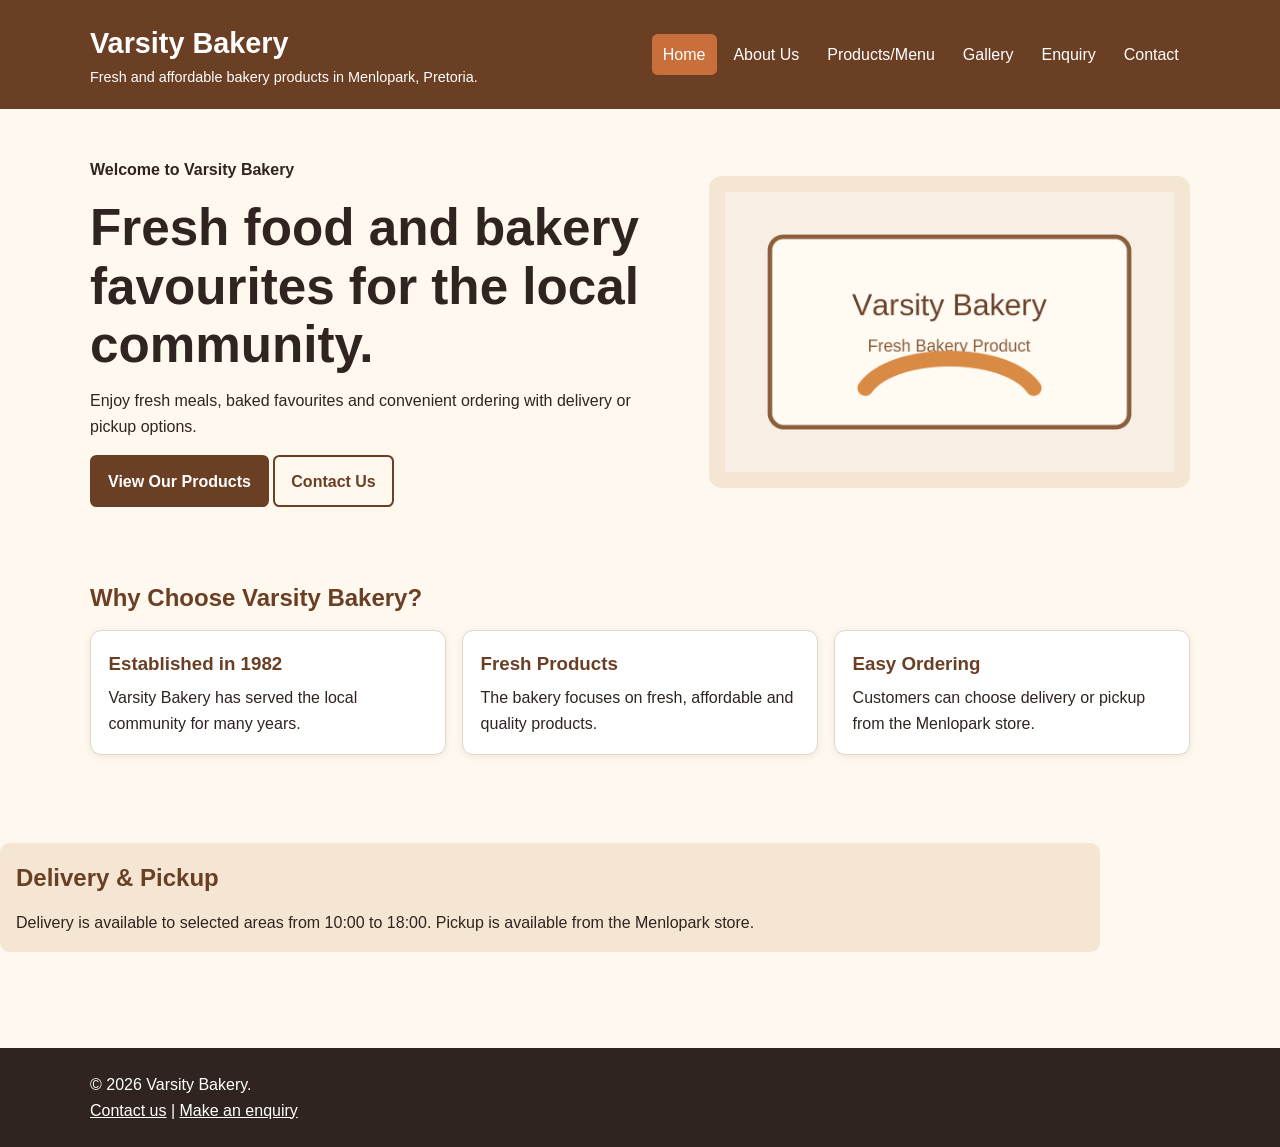
<file: index.html>
<!DOCTYPE html>
<html lang="en">
	 <head>
			<meta charset="UTF-8">
			<meta name="viewport" content="width=device-width, initial-scale=1.0">
			<meta name="description" content="Fresh and affordable bakery products, meals and ordering information from Varsity Bakery in Menlopark, Pretoria.">
			<meta name="keywords" content="Varsity Bakery, Menlopark bakery, bakery Pretoria, fresh bread, artisanal baked goods, Pretoria takeaway">
			<title>Varsity Bakery | Home</title>
			<link rel="stylesheet" href="css/style.css">
	 <link rel="canonical" href="https://varsity-bakery.netlify.app/">
</head>
	 <body><a class="skip-link" href="#main">Skip to content</a>
			<header class="site-header">
				 <div class="container header-inner">
						<div>
							 <a class="logo" href="index.html">Varsity Bakery</a>
							 <p class="tagline">Fresh and affordable bakery products in Menlopark, Pretoria.</p>
						</div>
						<nav aria-label="Main navigation">
							 <ul>
									<li><a aria-current="page" class="active" href="index.html">Home</a></li>
									<li><a class="" href="about.html">About Us</a></li>
									<li><a class="" href="products.html">Products/Menu</a></li>
									<li><a class="" href="gallery.html">Gallery</a></li>
									<li><a class="" href="enquiry.html">Enquiry</a></li>
									<li><a class="" href="contact.html">Contact</a></li>
							 </ul>
						</nav>
				 </div>
			</header>
				 <main id="main">
						<div class="container hero">
							 <div>
									<p><strong>Welcome to Varsity Bakery</strong></p>
									<h1>Fresh food and bakery favourites for the local community.</h1>
									<p>Enjoy fresh meals, baked favourites and convenient ordering with delivery or pickup options.</p>
									<a class="btn" href="products.html">View Our Products</a> <a class="btn secondary" href="contact.html">Contact Us</a>
							 </div>
							 <div class="hero-image"><picture>
										 <source media="(max-width: 600px)" srcset="images/bakery-bread-480.png">
												<source media="(min-width: 601px)" srcset="images/bakery-bread-960.png">
													 <img src="images/bakery-bread-960.png" srcset="images/bakery-bread-480.png 480w, images/bakery-bread-960.png 960w" sizes="(max-width: 600px) 92vw, 45vw" alt="Freshly baked artisanal bread loaf from Varsity Bakery in Menlopark, Pretoria" width="960" height="600" fetchpriority="high" decoding="async">
									</picture>
							 </div>
						</div>
									<section class="section"><div class="container">
												<h2>Why Choose Varsity Bakery?</h2>
												<div class="cards"><article class="card">
															<h3>Established in 1982</h3>
															<p>Varsity Bakery has served the local community for many years.</p>
													 </article>
													 <article class="card">
															<h3>Fresh Products</h3>
															<p>The bakery focuses on fresh, affordable and quality products.</p>
													 </article>
													 <article class="card">
															<h3>Easy Ordering</h3>
															<p>Customers can choose delivery or pickup from the Menlopark store.</p>
													 </article>
												</div>
										 </div>
									</section>
									<section class="section">
										 <div class="container notice">
												<h2>Delivery & Pickup</h2>
												<p>Delivery is available to selected areas from 10:00 to 18:00. Pickup is available from the Menlopark store.</p>
										 </div>
									</section>
				 </main>
				 <footer class="site-footer">
						<div class="container">
							 <p>&copy; 2026 Varsity Bakery.</p>
							 <p><a href="contact.html">Contact us</a> | <a href="enquiry.html">Make an enquiry</a></p>
						</div>
				 </footer>
				 <script defer src="js/script.js"></script>
	 </body>
</html>
</file>
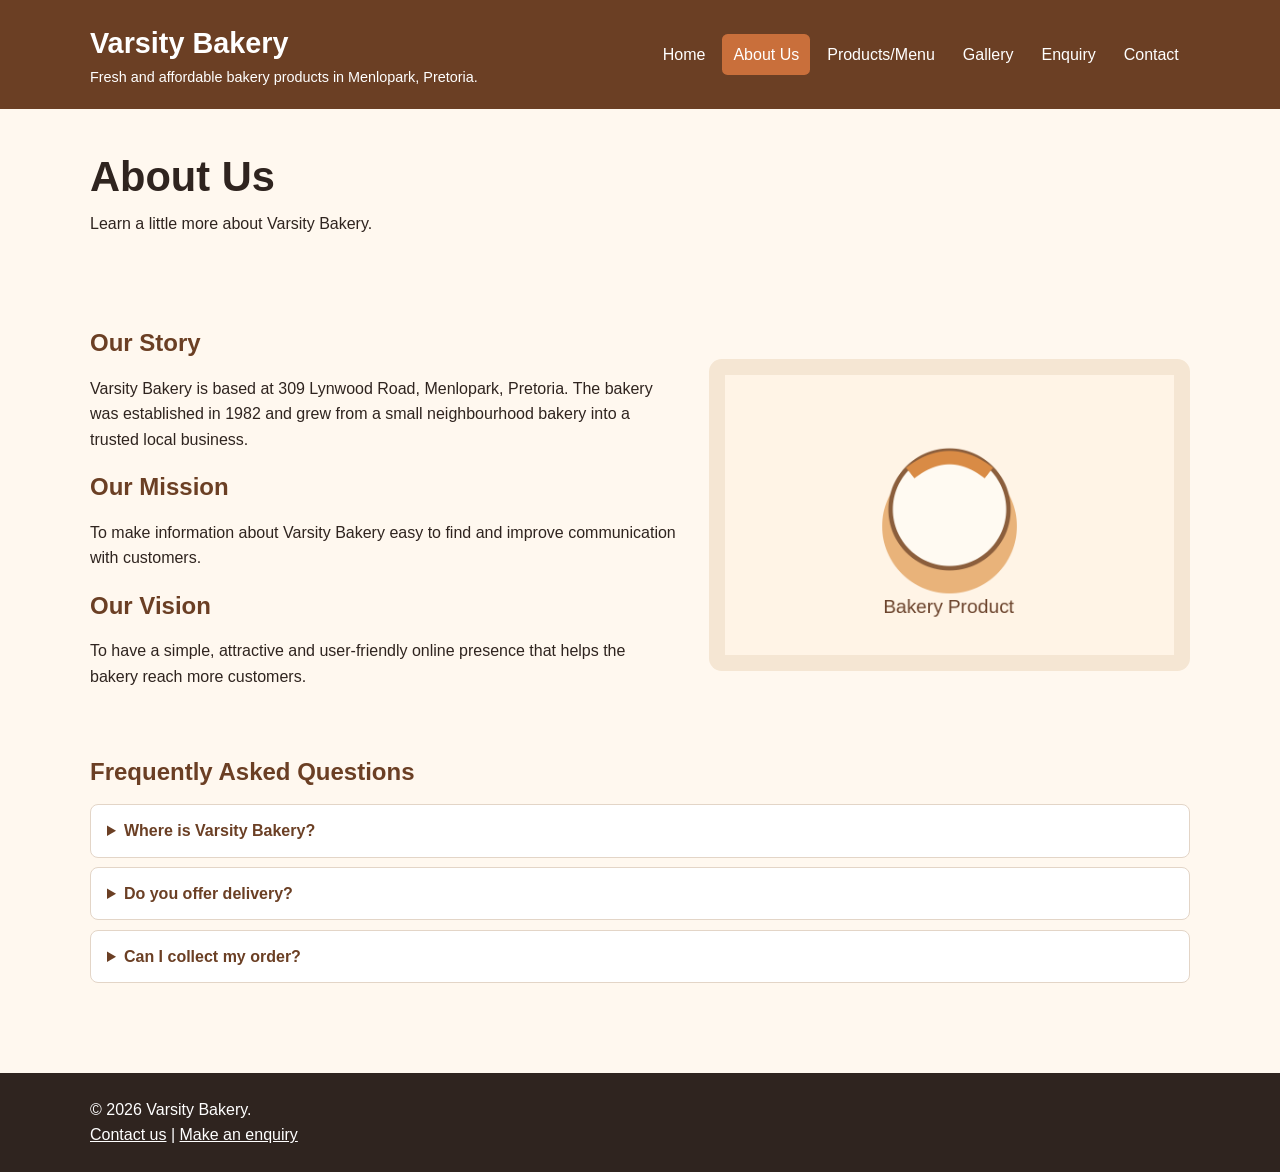
<file: about.html>
<!DOCTYPE html>
<html lang="en"><head><meta charset="UTF-8">
			<meta name="viewport" content="width=device-width, initial-scale=1.0">
			<meta name="description" content="Learn about Varsity Bakery, its history, mission, vision and service information.">
			<meta name="keywords" content="About Varsity Bakery, Menlopark history, Pretoria bakery since 1982, Lynwood Road bakery, local bakery mission">
			<title>Varsity Bakery | About Us</title>
			<link rel="stylesheet" href="css/style.css">
	 <link rel="canonical" href="https://varsity-bakery.netlify.app/about">
</head>
	 <body><a class="skip-link" href="#main">Skip to content</a>
			<header class="site-header"><div class="container header-inner">
						<div><a class="logo" href="index.html">Varsity Bakery</a><p class="tagline">Fresh and affordable bakery products in Menlopark, Pretoria.</p></div><nav aria-label="Main navigation"><ul>
									<li><a class="" href="index.html">Home</a></li>
									<li><a aria-current="page" class="active" href="about.html">About Us</a></li>
									<li><a class="" href="products.html">Products/Menu</a></li>
									<li><a class="" href="gallery.html">Gallery</a></li>
									<li><a class="" href="enquiry.html">Enquiry</a></li>
									<li><a class="" href="contact.html">Contact</a></li>
							 </ul></nav>
				 </div></header>
				 <main id="main"><div class="container page-title"><h1>About Us</h1><p>Learn a little more about Varsity Bakery.</p></div>
						<section class="section"><div class="container">
									<div class="hero"><div><h2>Our Story</h2><p>Varsity Bakery is based at 309 Lynwood Road, Menlopark, Pretoria. The bakery was established in 1982 and grew from a small neighbourhood bakery into a trusted local business.</p>
												<h2>Our Mission</h2><p>To make information about Varsity Bakery easy to find and improve communication with customers.</p>
												<h2>Our Vision</h2><p>To have a simple, attractive and user-friendly online presence that helps the bakery reach more customers.</p></div>
										 <div class="hero-image"><img src="images/bakery-cake-960.png" srcset="images/bakery-cake-480.png 480w, images/bakery-cake-960.png 960w" sizes="(max-width: 600px) 92vw, 45vw" alt="Handcrafted celebration cake baked fresh at Varsity Bakery Menlopark" width="960" height="600" loading="lazy" decoding="async"></div></div>
									<h2>Frequently Asked Questions</h2>
									<details><summary>Where is Varsity Bakery?</summary><p>The store is at 309 Lynwood Rd, Menlopark, Pretoria, 0081.</p></details>
									<details><summary>Do you offer delivery?</summary><p>Yes. Delivery is available to selected areas between 10:00 and 18:00.</p></details>
									<details><summary>Can I collect my order?</summary><p>Yes. Pickup is available from the Menlopark store.</p></details>
							 </div></section></main>
							 <footer class="site-footer"><div class="container"><p>&copy; 2026 Varsity Bakery.</p><p><a href="contact.html">Contact us</a> | <a href="enquiry.html">Make an enquiry</a></p></div></footer>
							 <script src="js/script.js"></script>
	 </body></html>
</file>
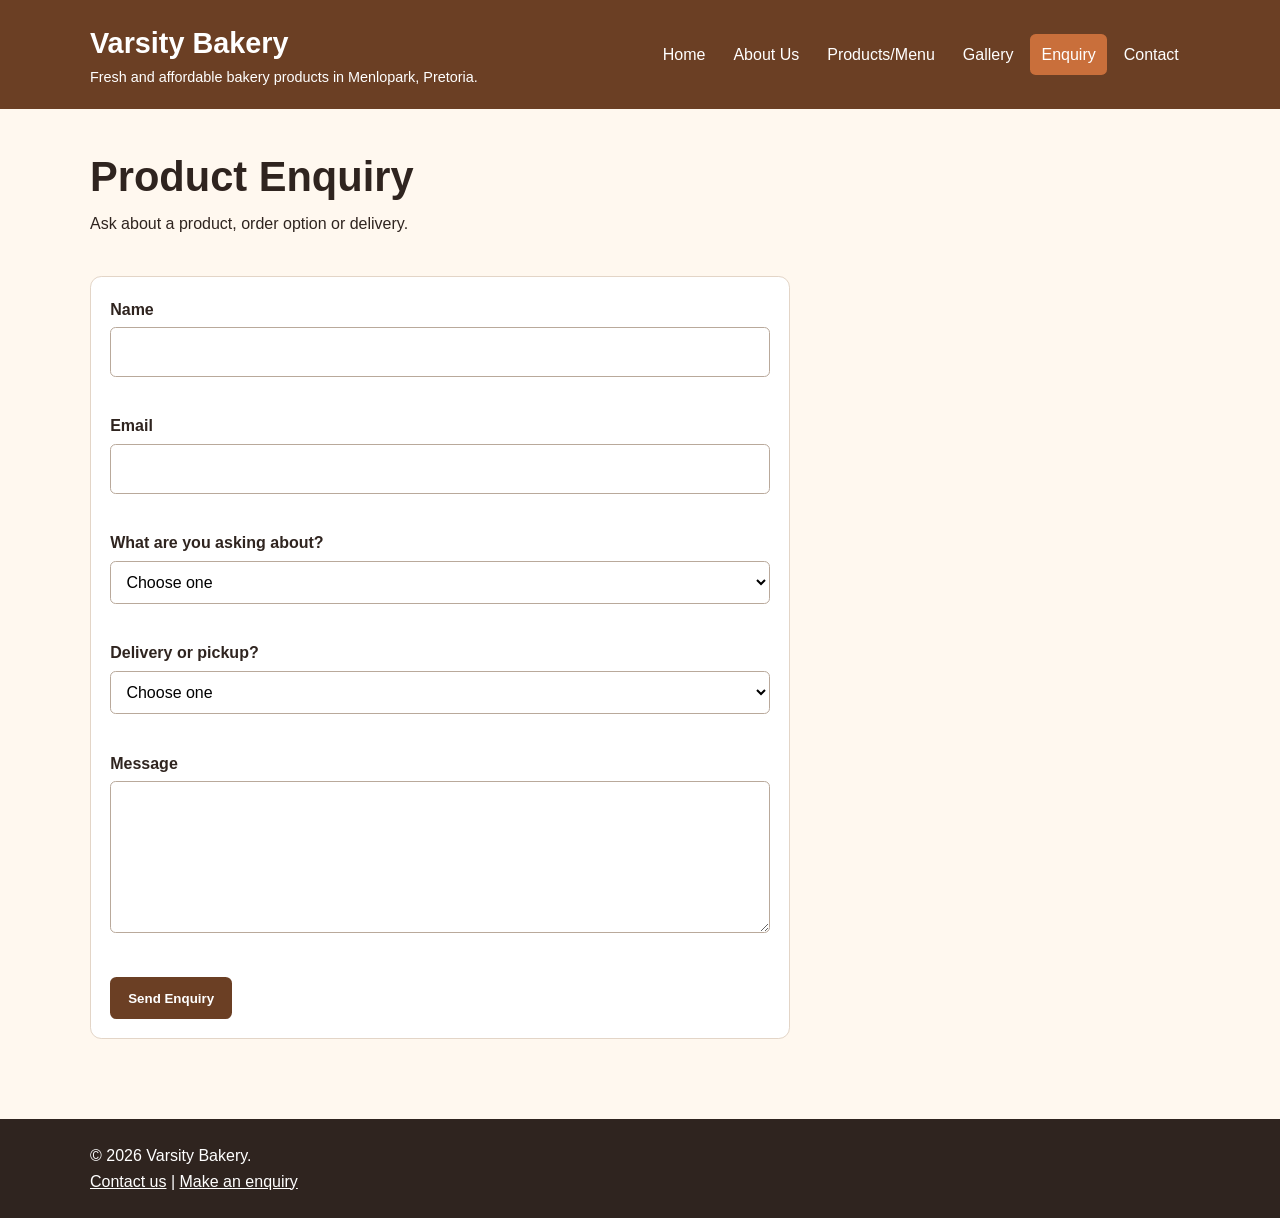
<file: enquiry.html>
<!DOCTYPE html>
<html lang="en"><head><meta charset="UTF-8">
			<meta name="viewport" content="width=device-width, initial-scale=1.0">
			<meta name="description" content="Submit a product, catering, delivery, or pickup enquiry to Varsity Bakery in Menlopark, Pretoria.">
			<meta name="keywords" content="Varsity Bakery enquiry, order bakery Pretoria, Menlopark bakery delivery, custom bakery orders, pickup Menlopark">
			<title>Varsity Bakery | Enquiry</title>
			<link rel="stylesheet" href="css/style.css">
	 <link rel="canonical" href="https://varsity-bakery.netlify.app/enquiry">
</head>
	 <body><a class="skip-link" href="#main">Skip to content</a>
			<header class="site-header"><div class="container header-inner">
						<div><a class="logo" href="index.html">Varsity Bakery</a><p class="tagline">Fresh and affordable bakery products in Menlopark, Pretoria.</p></div><nav aria-label="Main navigation"><ul>
									<li><a class="" href="index.html">Home</a></li>
									<li><a class="" href="about.html">About Us</a></li>
									<li><a class="" href="products.html">Products/Menu</a></li>
									<li><a class="" href="gallery.html">Gallery</a></li>
									<li><a aria-current="page" class="active" href="enquiry.html">Enquiry</a></li>
									<li><a class="" href="contact.html">Contact</a></li>
							 </ul></nav>
				 </div></header>
				 <main id="main"><div class="container page-title"><h1>Product Enquiry</h1><p>Ask about a product, order option or delivery.</p></div>
						<section class="section"><div class="container">
									<form id="enquiryForm" name="enquiry" action="/thank-you" method="post" data-netlify="true" netlify-honeypot="bot-field">
<input type="hidden" name="form-name" value="enquiry"><p class="honeypot" aria-hidden="true"><label>Leave this blank<input name="bot-field" tabindex="-1" autocomplete="off"></label></p>
										 <div class="form-group"><label for="enquiryName">Name</label><input id="enquiryName" aria-describedby="enquiryNameError" name="name" type="text" minlength="2" maxlength="100" required><div class="error" id="enquiryNameError"></div></div>
										 <div class="form-group"><label for="enquiryEmail">Email</label><input id="enquiryEmail" aria-describedby="enquiryEmailError" name="email" type="email" maxlength="254" required><div class="error" id="enquiryEmailError"></div></div>
										 <div class="form-group"><label for="enquiryProduct">What are you asking about?</label><select id="enquiryProduct" aria-describedby="enquiryProductError" name="product" required><option value="">Choose one</option><option>Breakfast</option><option>Sandwiches</option><option>Burgers</option><option>Chicken</option><option>Other menu item</option></select><div class="error" id="enquiryProductError"></div></div>
										 <div class="form-group"><label for="enquiryMethod">Delivery or pickup?</label><select id="enquiryMethod" aria-describedby="enquiryMethodError" name="method" required><option value="">Choose one</option><option value="delivery">Delivery</option><option value="pickup">Pickup</option></select><div class="error" id="enquiryMethodError"></div></div>
										 <div class="form-group"><label for="enquiryMessage">Message</label><textarea id="enquiryMessage" aria-describedby="enquiryMessageError" name="message" rows="5" minlength="10" maxlength="3000" required></textarea><div class="error" id="enquiryMessageError"></div></div>
										 <button class="btn" type="submit">Send Enquiry</button>
									</form><div id="enquiryResult" class="success" role="status" aria-live="polite" tabindex="-1" hidden></div>
							 </div></section></main>
							 <footer class="site-footer"><div class="container"><p>&copy; 2026 Varsity Bakery.</p><p><a href="contact.html">Contact us</a> | <a href="enquiry.html">Make an enquiry</a></p></div></footer>
							 <script src="js/script.js"></script>
	 </body></html>
</file>
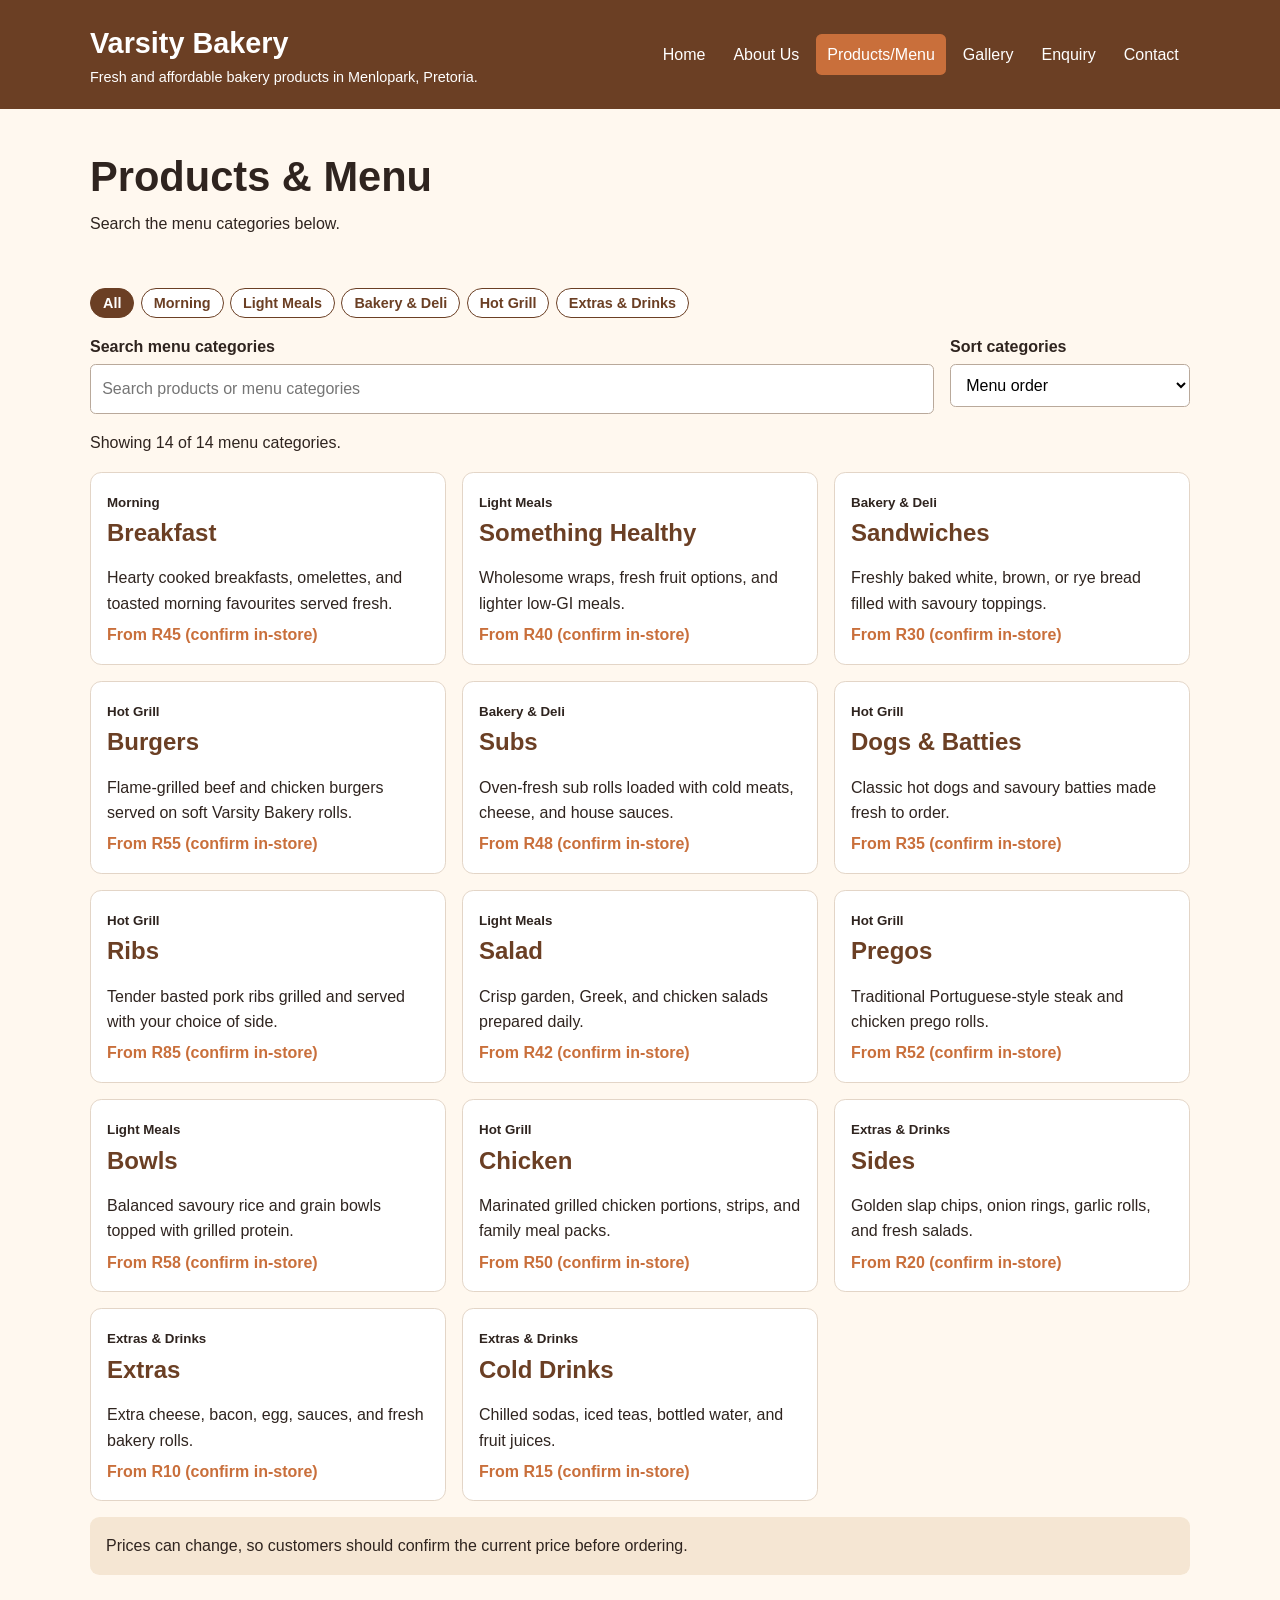
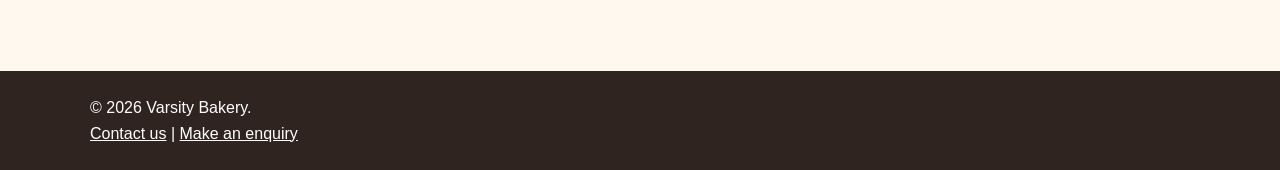
<file: products.html>
<!DOCTYPE html>
<html lang="en">
	<head>
		<meta charset="UTF-8">
		<meta name="viewport" content="width=device-width, initial-scale=1.0">
		<meta name="description" content="Search Varsity Bakery menu categories including breakfast, sandwiches, burgers, chicken, sides and drinks.">
		<meta name="keywords" content="Varsity Bakery menu, breakfast Pretoria, fresh sandwiches, gourmet burgers, pregos, chicken meals, cold drinks">
		<title>Varsity Bakery | Products & Menu</title>
		<link rel="stylesheet" href="css/style.css">
 <link rel="canonical" href="https://varsity-bakery.netlify.app/products">
</head>
	 <body><a class="skip-link" href="#main">Skip to content</a>
			<header class="site-header"><div class="container header-inner">
						<div>
							 <a class="logo" href="index.html">Varsity Bakery</a>
							 <p class="tagline">Fresh and affordable bakery products in Menlopark, Pretoria.</p>
						</div>
						<nav aria-label="Main navigation"><ul>
									<li><a class="" href="index.html">Home</a></li>
									<li><a class="" href="about.html">About Us</a></li>
									<li><a aria-current="page" class="active" href="products.html">Products/Menu</a></li>
									<li><a class="" href="gallery.html">Gallery</a></li>
									<li><a class="" href="enquiry.html">Enquiry</a></li>
									<li><a class="" href="contact.html">Contact</a></li>
							 </ul>
						</nav>
				 </div>
			</header>
			<main id="main">
				 <div class="container page-title">
						<h1>Products & Menu</h1>
						<p>Search the menu categories below.</p>
				 </div>
				 <section class="section">
						<div class="container">
							 <div id="categoryPills" class="filter-pills" role="group" aria-label="Filter by category"></div><div class="product-tools"><div class="search-control"><label for="productSearch">Search menu categories</label>
									<input id="productSearch" type="search" placeholder="Search products or menu categories" aria-label="Search products or menu categories"></div><div><label for="productSort">Sort categories</label><select id="productSort"><option value="default">Menu order</option><option value="asc">Name: A–Z</option><option value="desc">Name: Z–A</option></select></div></div><p id="productCount" role="status" aria-live="polite"></p>
							 <div id="productList" class="product-grid"></div><noscript><p>Enable JavaScript to search and sort. Our menu includes breakfast, healthy meals, sandwiches, burgers, subs, dogs and batties, ribs, salad, pregos, bowls, chicken, sides, extras and cold drinks.</p></noscript>
							 <p id="noProducts" class="notice" hidden>No matching menu items were found.</p>
							 <p class="notice">Prices can change, so customers should confirm the current price before ordering.</p>
						</div>
				 </section>
			</main>
						<footer class="site-footer">
							 <div class="container">
									<p>&copy; 2026 Varsity Bakery.</p>
									<p><a href="contact.html">Contact us</a> | <a href="enquiry.html">Make an enquiry</a>
									</p>
							 </div>
						</footer>
						<script defer src="js/script.js"></script>
	 </body>
</html>
</file>
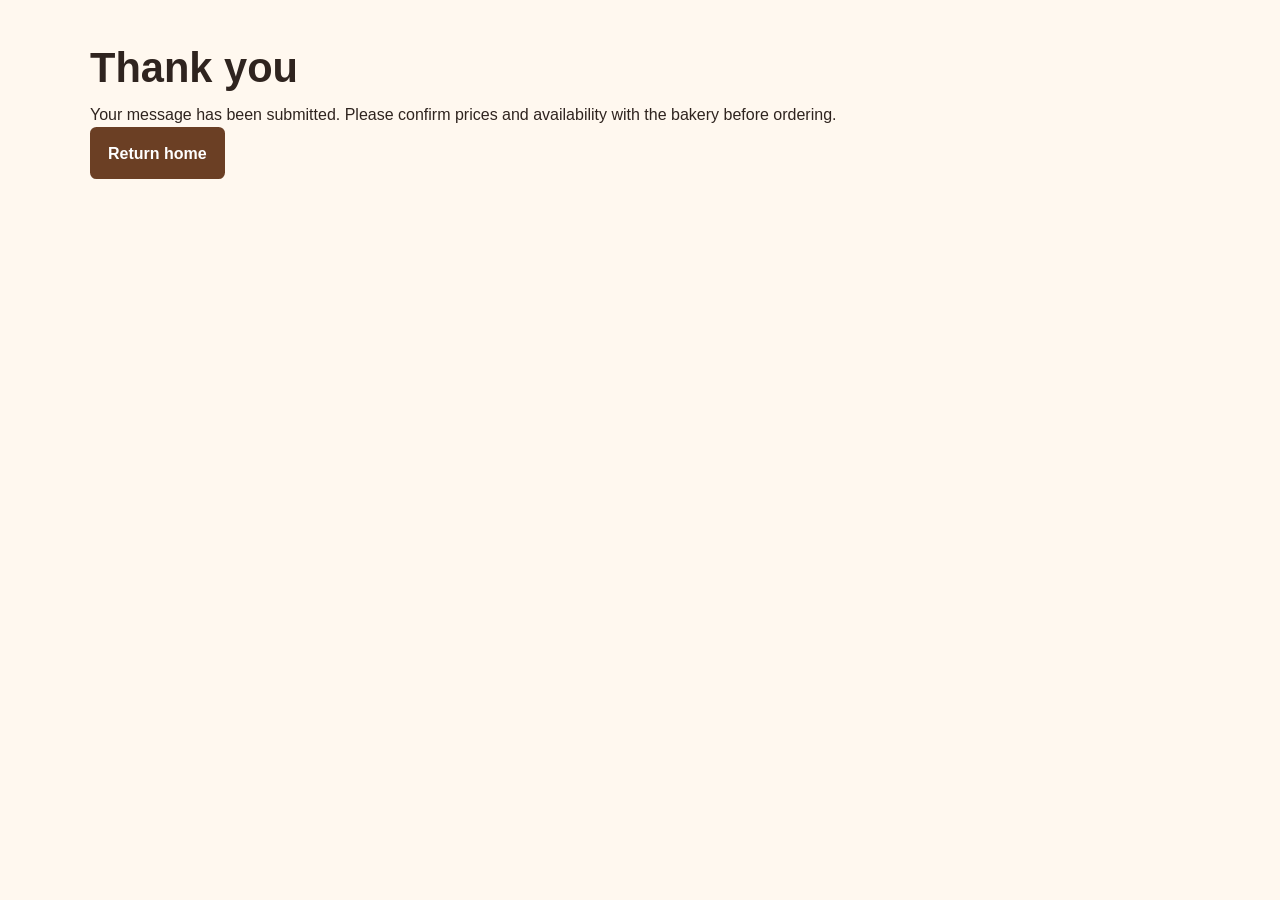
<file: thank-you.html>
<!DOCTYPE html>
<html lang="en">
	 <head>
			<meta charset="utf-8">
			<meta name="viewport" content="width=device-width, initial-scale=1">
			<meta name="robots" content="noindex">
			<title>Message received | Varsity Bakery</title>
			<link rel="stylesheet" href="/css/style.css">
	 </head>
	 <body>
			<main class="container page-title">
				 <h1>Thank you</h1>
				 <p>Your message has been submitted. Please confirm prices and availability with the bakery before ordering.</p>
				 <a class="btn" href="/">Return home</a>
			</main>
	 </body>
</html>
</file>
<file: css/style.css>
* { box-sizing: border-box; margin: 0; padding: 0; }

:root {
  --brown: #6b3f24;
  --cream: #fff8ef;
  --light: #f5e6d3;
  --dark: #2f241f;
  --accent: #c96f3b;
  --white: #ffffff;
  --max: 1100px;
}

html { scroll-behavior: smooth; }
body {
  font-family: Arial, Helvetica, sans-serif;
  font-size: 1rem;
  line-height: 1.6;
  color: var(--dark);
  background: var(--cream);
}
img { max-width: 100%; height: auto; display: block; }
a { color: var(--brown); }
a:hover, a:focus { color: var(--accent); }
.container { width: min(92%, var(--max)); margin: 0 auto; }

.site-header {
  background: var(--brown);
  color: var(--white);
  padding: 1.25rem 0;
}
.header-inner { display: flex; justify-content: space-between; align-items: center; gap: 1rem; }
.logo { color: var(--white); text-decoration: none; font-size: 1.8rem; font-weight: 700; }
.tagline { font-size: .9rem; }

nav ul { list-style: none; display: flex; flex-wrap: wrap; gap: .35rem; }
nav a {
  color: var(--white);
  text-decoration: none;
  display: block;
  padding: .5rem .7rem;
  border-radius: .35rem;
}
nav a:hover, nav a:focus, nav a.active { background: var(--accent); }

.hero { display: grid; grid-template-columns: 1.1fr .9fr; gap: 2rem; align-items: center; padding: 3rem 0; }
.hero h1 { font-size: clamp(2rem, 5vw, 3.2rem); line-height: 1.15; margin-bottom: .8rem; }
.hero p { margin-bottom: 1rem; }
.hero-image { background: var(--light); padding: 1rem; border-radius: .8rem; }

.btn {
  display: inline-block; background: var(--brown); color: var(--white);
  text-decoration: none; border: 2px solid var(--brown);
  padding: .7rem 1rem; border-radius: .4rem; font-weight: 700;
}
.btn:hover, .btn:focus { background: var(--accent); border-color: var(--accent); color: var(--white); }
.btn.secondary { background: transparent; color: var(--brown); }

.page-title { padding: 2.2rem 0 1rem; }
.page-title h1 { font-size: clamp(1.8rem, 4vw, 2.6rem); }

.section { padding: 1.5rem 0 3rem; }
.section h2 { margin-bottom: .8rem; color: var(--brown); }
.cards { display: grid; grid-template-columns: repeat(3, 1fr); gap: 1rem; }
.card {
  background: var(--white); border: 1px solid #e3d5c7; border-radius: .7rem;
  padding: 1.1rem; box-shadow: 0 2px 8px rgba(0,0,0,.07);
}
.card h3 { margin-bottom: .4rem; color: var(--brown); }

.product-tools { display: flex; gap: 1rem; flex-wrap: wrap; margin: 1rem 0; }
.product-tools input { flex: 1 1 250px; }
.product-grid { display: grid; grid-template-columns: repeat(3, 1fr); gap: 1rem; }
.product-card { background: var(--white); border: 1px solid #e3d5c7; border-radius: .7rem; padding: 1rem; }
.product-card .price { font-weight: 700; color: var(--accent); margin-top: .35rem; }

.gallery-grid { display: grid; grid-template-columns: repeat(3, 1fr); gap: 1rem; }
.gallery-item { background: var(--white); border: 1px solid #e3d5c7; padding: .7rem; border-radius: .6rem; cursor: pointer; }
.gallery-item img { width: 100%; border-radius: .4rem; }
.gallery-item figcaption { padding: .5rem 0 0; }

.lightbox {
  position: fixed; inset: 0; background: rgba(0,0,0,.78); display: none;
  align-items: center; justify-content: center; padding: 1rem; z-index: 1000;
}
.lightbox.open { display: flex; }
.lightbox-content { max-width: 800px; width: 100%; background: var(--white); padding: 1rem; border-radius: .6rem; }
.lightbox-content img { max-height: 75vh; margin: 0 auto; }
.close-lightbox { float: right; font-size: 1.5rem; border: 0; background: none; cursor: pointer; }

form { max-width: 700px; background: var(--white); padding: 1.2rem; border-radius: .7rem; border: 1px solid #e3d5c7; }
.form-group { margin-bottom: 1rem; }
label { display: block; font-weight: 700; margin-bottom: .3rem; }
input, select, textarea {
  width: 100%; padding: .7rem; border: 1px solid #b9a99b; border-radius: .35rem;
  font: inherit; background: var(--white);
}
input:focus, select:focus, textarea:focus { outline: 3px solid rgba(201,111,59,.25); border-color: var(--accent); }
.error { color: #a32222; font-size: .9rem; margin-top: .2rem; min-height: 1.2em; }
.success { background: #edf8ed; border-left: 4px solid #3b7d3b; padding: .8rem; margin: 1rem 0; }

.locations { display: grid; grid-template-columns: 1fr 1fr; gap: 1rem; margin: 1.5rem 0; }
.location-card { background: var(--white); padding: 1rem; border: 1px solid #e3d5c7; border-radius: .7rem; }
.map { height: 360px; border-radius: .7rem; overflow: hidden; border: 1px solid #d7c8ba; }

details { background: var(--white); padding: .8rem 1rem; margin: .6rem 0; border-radius: .5rem; border: 1px solid #e3d5c7; }
summary { font-weight: 700; cursor: pointer; color: var(--brown); }

.site-footer { background: var(--dark); color: var(--white); padding: 1.5rem 0; margin-top: 2rem; }
.site-footer a { color: var(--white); }

.notice { background: var(--light); padding: 1rem; border-radius: .6rem; margin: 1rem 0; }

@media (max-width: 900px) {
  .header-inner { flex-direction: column; align-items: flex-start; }
  .hero { grid-template-columns: 1fr; }
  .cards, .product-grid, .gallery-grid { grid-template-columns: repeat(2, 1fr); }
}
@media (max-width: 600px) {
  body { font-size: .95rem; }
  .site-header { padding: 1rem 0; }
  nav ul { flex-direction: column; width: 100%; }
  nav a { padding: .55rem; }
  .hero { padding: 2rem 0; }
  .cards, .product-grid, .gallery-grid, .locations { grid-template-columns: 1fr; }
  .product-tools { flex-direction: column; }
  .btn { width: 100%; text-align: center; }
}

/* Accessible interaction and motion enhancements. */
[hidden], .honeypot { display: none !important; }
body.modal-open { overflow: hidden; }
.skip-link { position: absolute; left: 1rem; top: -5rem; z-index: 2000; background: var(--white); padding: .7rem; }
.skip-link:focus { top: 1rem; }
:focus-visible { outline: 3px solid var(--brown); outline-offset: 4px; }
.site-header :focus-visible { outline-color: var(--white); }
.btn, nav a, .gallery-item { transition: background-color .2s ease, color .2s ease, transform .2s ease; }
.gallery-item:hover, .gallery-item:focus-visible { transform: translateY(-4px); }
.btn:active { transform: translateY(2px); }
.btn:disabled { opacity: .65; cursor: wait; }
.search-control { flex: 1 1 250px; }
.product-tools > div:last-child { flex: 0 1 240px; }
.product-grid { margin-top: 1rem; }
.product-card, .lightbox.open .lightbox-content { animation: appear .3s ease both; }
.reveal { opacity: 0; transform: translateY(12px); transition: opacity .45s ease, transform .45s ease; }
.reveal.is-visible { opacity: 1; transform: none; }
.submission-error { background: #fff0ed; border-color: #a32222; }
@keyframes appear { from { opacity: 0; transform: translateY(8px); } to { opacity: 1; transform: translateY(0); } }
@media (prefers-reduced-motion: reduce) {
  html { scroll-behavior: auto; }
  *, *::before, *::after { animation: none !important; transition: none !important; }
  .reveal { opacity: 1; transform: none; }
}
@media (max-width: 600px) { .product-tools > div:last-child { flex-basis: auto; } }

/* Lightbox Next/Prev & Product Filter Pills */
.lightbox-content { position: relative; text-align: center; }
.lightbox-nav { display: flex; justify-content: space-between; align-items: center; margin-top: .75rem; gap: .5rem; }
.lightbox-nav button { background: var(--brown); color: var(--white); border: 0; padding: .5rem 1rem; border-radius: .35rem; cursor: pointer; font-weight: 700; }
.lightbox-nav button:hover { background: var(--accent); }
.filter-pills { display: flex; flex-wrap: wrap; gap: .4rem; margin: .75rem 0; }
.filter-pill { background: var(--white); color: var(--brown); border: 1px solid var(--brown); padding: .35rem .75rem; border-radius: 999px; cursor: pointer; font-size: .9rem; font-weight: 700; }
.filter-pill.active, .filter-pill:hover { background: var(--brown); color: var(--white); }
</file>
